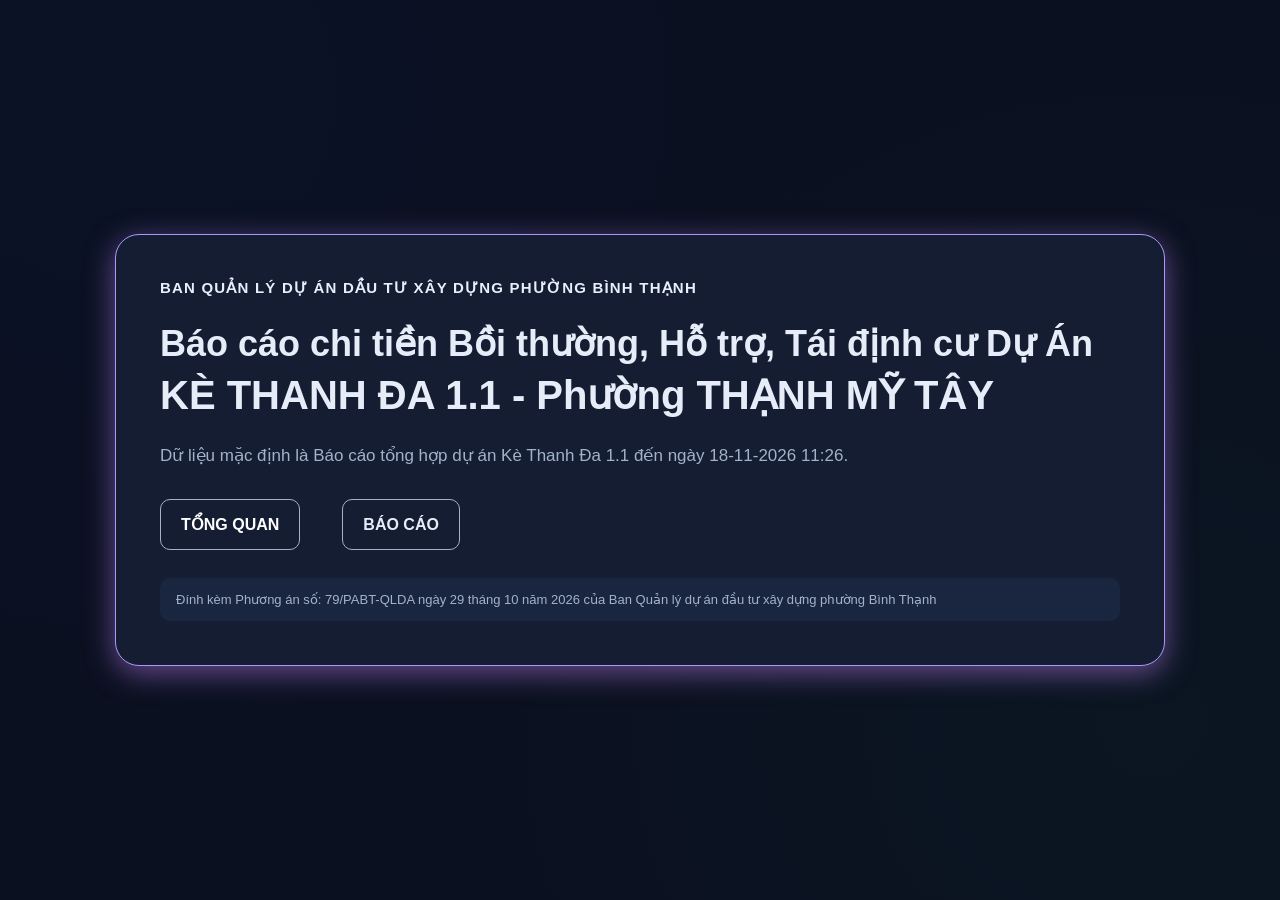
<file: index.html>
<!doctype html>
<html lang="vi">
  <head>
    <meta charset="utf-8" />
    <meta name="viewport" content="width=device-width, initial-scale=1.0">
    <meta name="description"
      content="Theo dõi giải ngân bồi thường, hỗ trợ và tái định cư Dự án Kè Thanh Đa 1.1"
    />
    <title>Dự án Kè Thanh Đa 1.1</title>
    <link rel="stylesheet" href="css/style.css" />
    <link rel="stylesheet" href="css/landing.css" />
  </head>

  <body data-page="landing">
    <div class="landing">
        <div class="landing-card">
            <div class="eyebrow">BAN QUẢN LÝ DỰ ÁN DẦU TƯ XÂY DỰNG PHƯỜNG BÌNH THẠNH</div>
            <h1>Báo cáo chi tiền Bồi thường, Hỗ trợ, Tái định cư Dự Án <br><b>KÈ THANH ĐA 1.1 - Phường THẠNH MỸ TÂY</b></h1>
            <p>Dữ liệu mặc định là Báo cáo tổng hợp dự án Kè Thanh Đa 1.1 đến ngày <span id="baocao">18-11-2026 11:26</span>.</p>
            <div class="landing-actions">
                <a class="btn btn-primary" href="./pages/tong-quan.html">TỔNG QUAN</a>
                <a class="btn du-an" href="./pages/bao-cao.html">BÁO CÁO</a>
            </div>
            <div class="hint">
                Đính kèm Phương án số: 79/PABT-QLDA  ngày 29 tháng 10 năm 2026 của Ban Quản lý dự án đầu tư xây dựng phường Bình Thạnh
            </div>
        </div>
    </div>

    <script src="assets/vendor/xlsx.full.min.js"></script>
    <script src="js/data.js"></script>
    <script src="js/app.js"></script>
  </body>
</html>
</file>
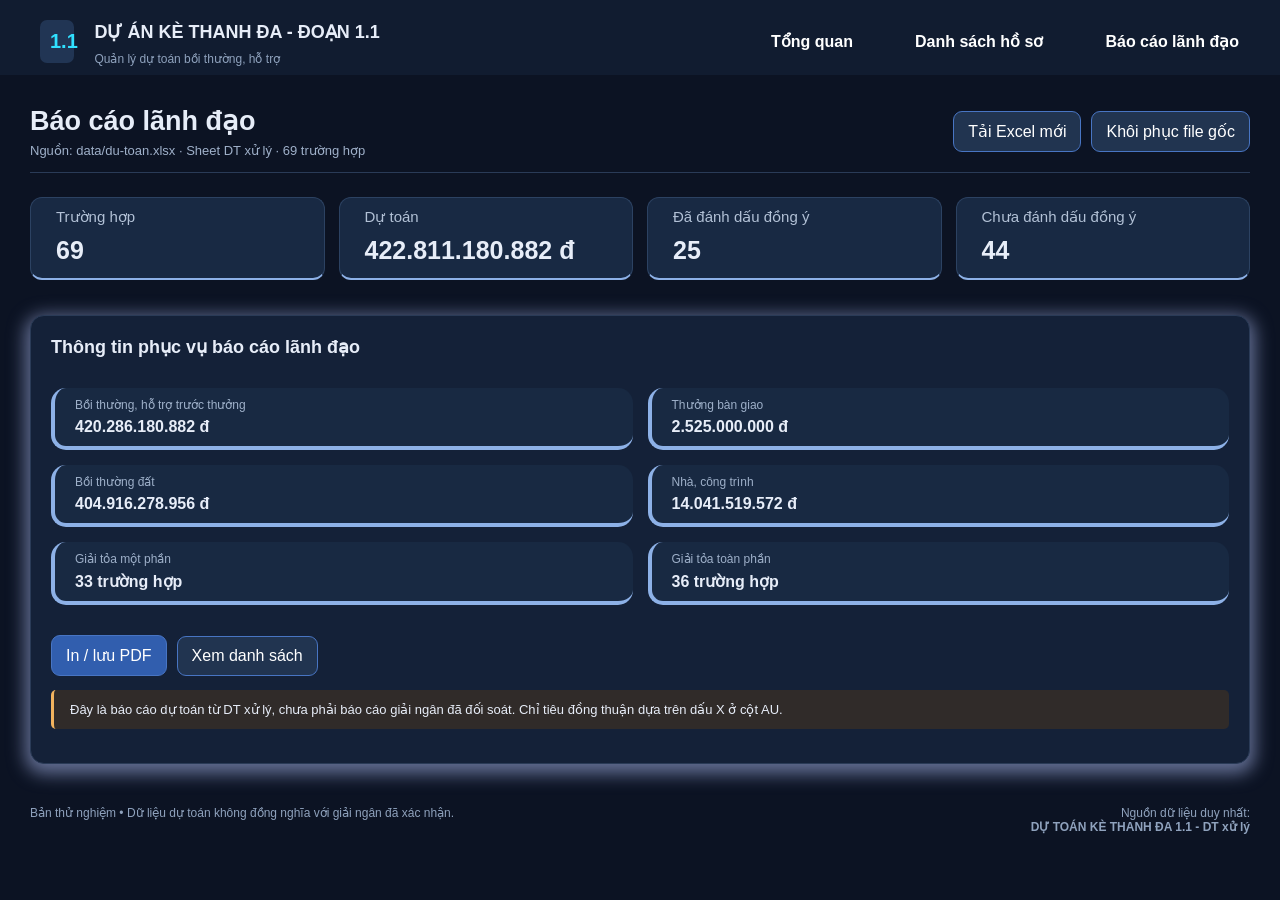
<file: pages/bao-cao.html>
<!doctype html>
<html lang="vi">
  <head>
    <meta charset="utf-8" />
    <meta name="viewport" content="width=device-width,initial-scale=1" />
    <title>Báo cáo | Kè Thanh Đa 1.1</title>
    <link rel="stylesheet" href="../css/style.css" />
  </head>
  <body data-view="report" data-root="../">
    <div class="side">
      <div class="logo" style="flex-grow: 0.2">1.1</div>
      <div class="brand" style="flex-grow: 1; margin-left: 20px">
        DỰ ÁN KÈ THANH ĐA - ĐOẠN 1.1
        <small>Quản lý dự toán bồi thường, hỗ trợ</small>
      </div>
      <div class="item" style="flex-grow: 4">
        <ul>
          <li><a href="../pages/tong-quan.html">Tổng quan</a></li>
          <li><a href="../pages/danh-sach.html">Danh sách hồ sơ</a></li>
          <li><a href="../pages/bao-cao.html">Báo cáo lãnh đạo</a></li>
        </ul>
      </div>      
    </div>
    
    <main class="main">
      <header class="top">
        <div>
          <h1>Báo cáo lãnh đạo</h1>
          <div class="muted" id="source">Đang tải dữ liệu…</div>
        </div>
        <div class="actions">
          <label class="btn secondary" for="file">Tải Excel mới</label
          ><input
            class="file"
            id="file"
            type="file"
            accept=".xlsx,.xls"
            style="display: none"
          /><button id="reset" class="btn secondary" type="button">
            Khôi phục file gốc
          </button>
        </div>
      </header>

      <div id="content"></div>

      <div class="footer">
        <p style="flex-grow: 5">Bản thử nghiệm • Dữ liệu dự toán không đồng nghĩa với giải ngân đã xác nhận.</p>
        <p style="flex-grow: 5">Nguồn dữ liệu duy nhất:<br /><b>DỰ TOÁN KÈ THANH ĐA 1.1 - DT xử lý</b></p>
      </div>
    </main>
    <script src="../assets/vendor/xlsx.full.min.js"></script>
    <script src="../js/data.js"></script>
    <script src="../js/app.js"></script>
  </body>
</html>
</file>
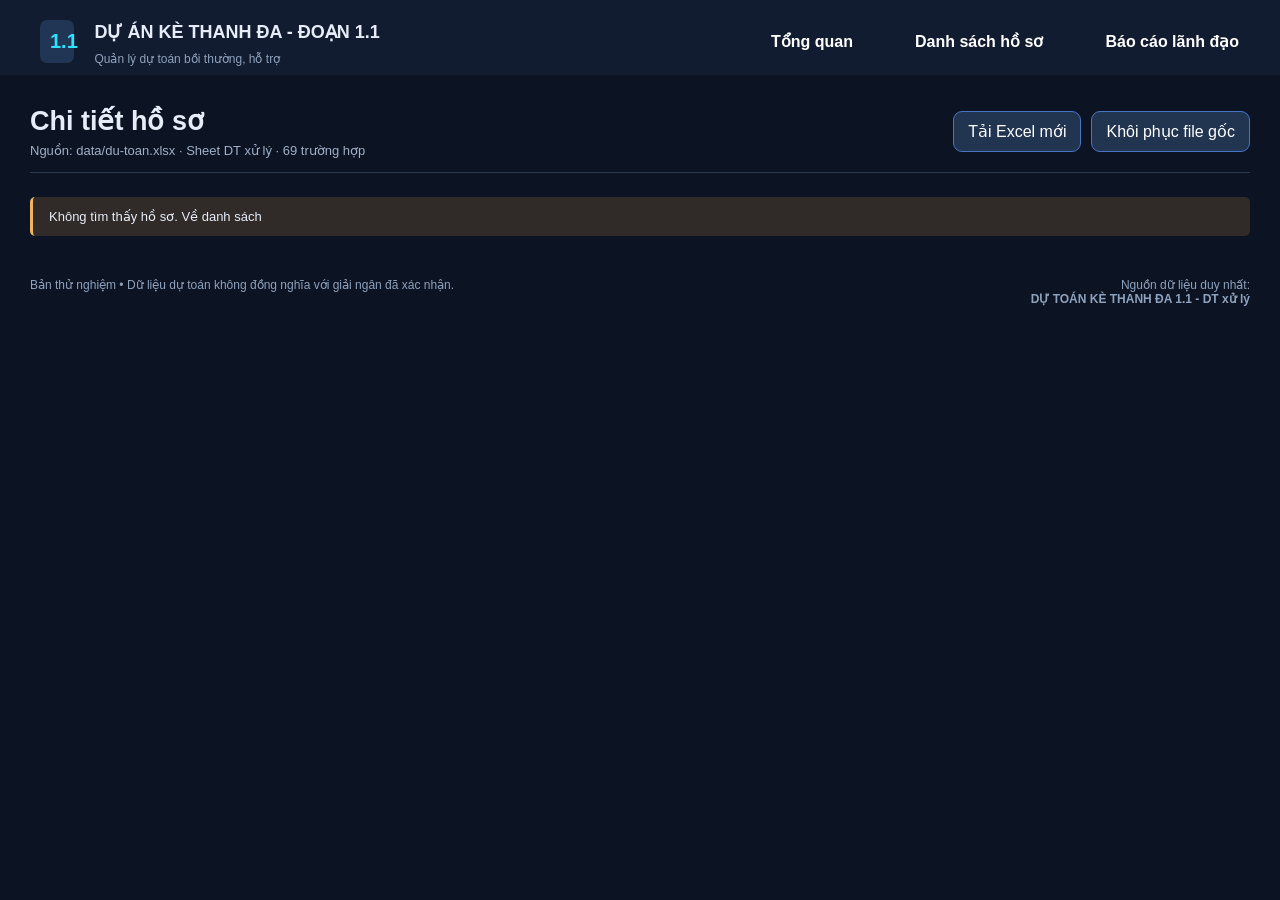
<file: pages/chi-tiet.html>
<!doctype html>
<html lang="vi">
  <head>
    <meta charset="utf-8" />
    <meta name="viewport" content="width=device-width,initial-scale=1" />
    <title>Chi tiết hồ sơ | Kè Thanh Đa 1.1</title>
    <link rel="stylesheet" href="../css/style.css" />
  </head>
  <body data-view="detail" data-root="../">
    <div class="side">
      <div class="logo" style="flex-grow: 0.2">1.1</div>
      <div class="brand" style="flex-grow: 1; margin-left: 20px">
        DỰ ÁN KÈ THANH ĐA - ĐOẠN 1.1
        <small>Quản lý dự toán bồi thường, hỗ trợ</small>
      </div>
      <div class="item" style="flex-grow: 4">
        <ul>
          <li><a href="../pages/tong-quan.html">Tổng quan</a></li>
          <li><a href="../pages/danh-sach.html">Danh sách hồ sơ</a></li>
          <li><a href="../pages/bao-cao.html">Báo cáo lãnh đạo</a></li>
        </ul>
      </div>      
    </div>
      
      <main class="main">
        <header class="top">
          <div>
            <h1>Chi tiết hồ sơ</h1>
            <div class="muted" id="source">Đang tải dữ liệu…</div>
          </div>
          <div class="actions">
            <label class="btn secondary" for="file">Tải Excel mới</label
            ><input
              class="file"
              id="file"
              type="file"
              accept=".xlsx,.xls"
              style="display: none"
            /><button id="reset" class="btn secondary" type="button">
              Khôi phục file gốc
            </button>
        </header>
        <div id="content"></div>
        
      <div class="footer">
        <p style="flex-grow: 5">Bản thử nghiệm • Dữ liệu dự toán không đồng nghĩa với giải ngân đã xác nhận.</p>
        <p style="flex-grow: 5">Nguồn dữ liệu duy nhất:<br /><b>DỰ TOÁN KÈ THANH ĐA 1.1 - DT xử lý</b></p>
      </div>
      </main>
    </div>
    <script src="../assets/vendor/xlsx.full.min.js"></script>
    <script src="../js/data.js"></script>
    <script src="../js/app.js"></script>
  </body>
</html>
</file>
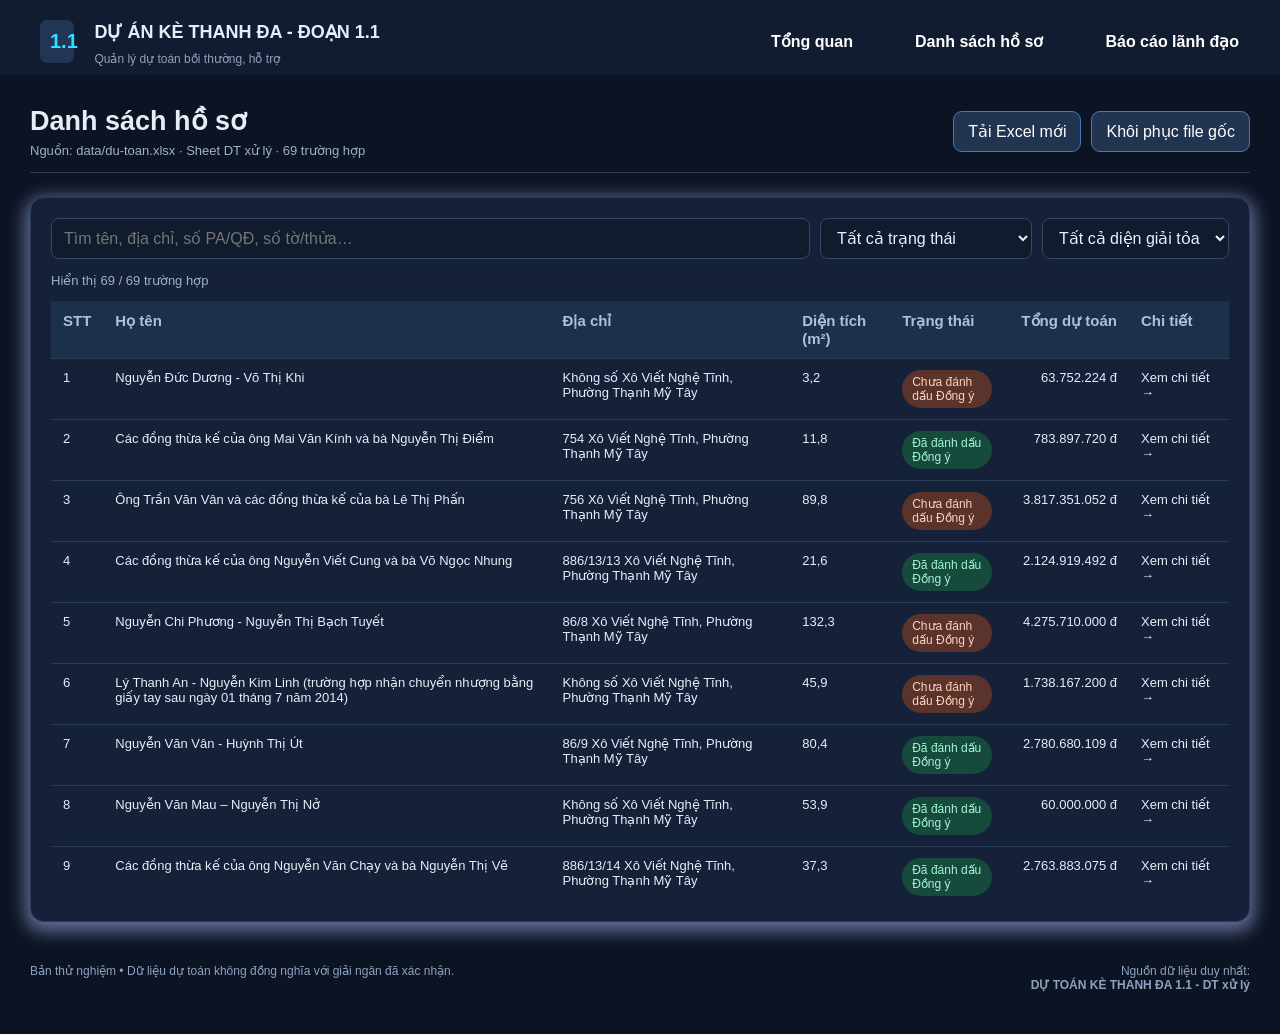
<file: pages/danh-sach.html>
<!doctype html>
<html lang="vi">
  <head>
    <meta charset="utf-8" />
    <meta name="viewport" content="width=device-width,initial-scale=1" />
    <title>Danh sách hồ sơ | Kè Thanh Đa 1.1</title>
    <link rel="stylesheet" href="../css/style.css" />
  </head>
  <body data-view="list" data-root="../">
    <div class="side">
      <div class="logo" style="flex-grow: 0.2">1.1</div>
      <div class="brand" style="flex-grow: 1; margin-left: 20px">
        DỰ ÁN KÈ THANH ĐA - ĐOẠN 1.1
        <small>Quản lý dự toán bồi thường, hỗ trợ</small>
      </div>
      <div class="item" style="flex-grow: 4">
        <ul>
          <li><a href="../pages/tong-quan.html">Tổng quan</a></li>
          <li><a href="../pages/danh-sach.html">Danh sách hồ sơ</a></li>
          <li><a href="../pages/bao-cao.html">Báo cáo lãnh đạo</a></li>
        </ul>
      </div>      
    </div>
      <main class="main">
        <header class="top">
          <div>
            <h1>Danh sách hồ sơ</h1>
            <div class="muted" id="source">Đang tải dữ liệu…</div>
          </div>
          <div class="actions">
            <label class="btn secondary" for="file">Tải Excel mới</label
            ><input
              class="file"
              id="file"
              type="file"
              accept=".xlsx,.xls"
              style="display: none"
            /><button id="reset" class="btn secondary" type="button">
              Khôi phục file gốc
            </button>
        </header>
        <div id="content"></div>
        
      <div class="footer">
        <p style="flex-grow: 5">Bản thử nghiệm • Dữ liệu dự toán không đồng nghĩa với giải ngân đã xác nhận.</p>
        <p style="flex-grow: 5">Nguồn dữ liệu duy nhất:<br /><b>DỰ TOÁN KÈ THANH ĐA 1.1 - DT xử lý</b></p>
      </div>
      </main>
    </div>
    <script src="../assets/vendor/xlsx.full.min.js"></script>
    <script src="../js/data.js"></script>
    <script src="../js/app.js"></script>
  </body>
</html>
</file>
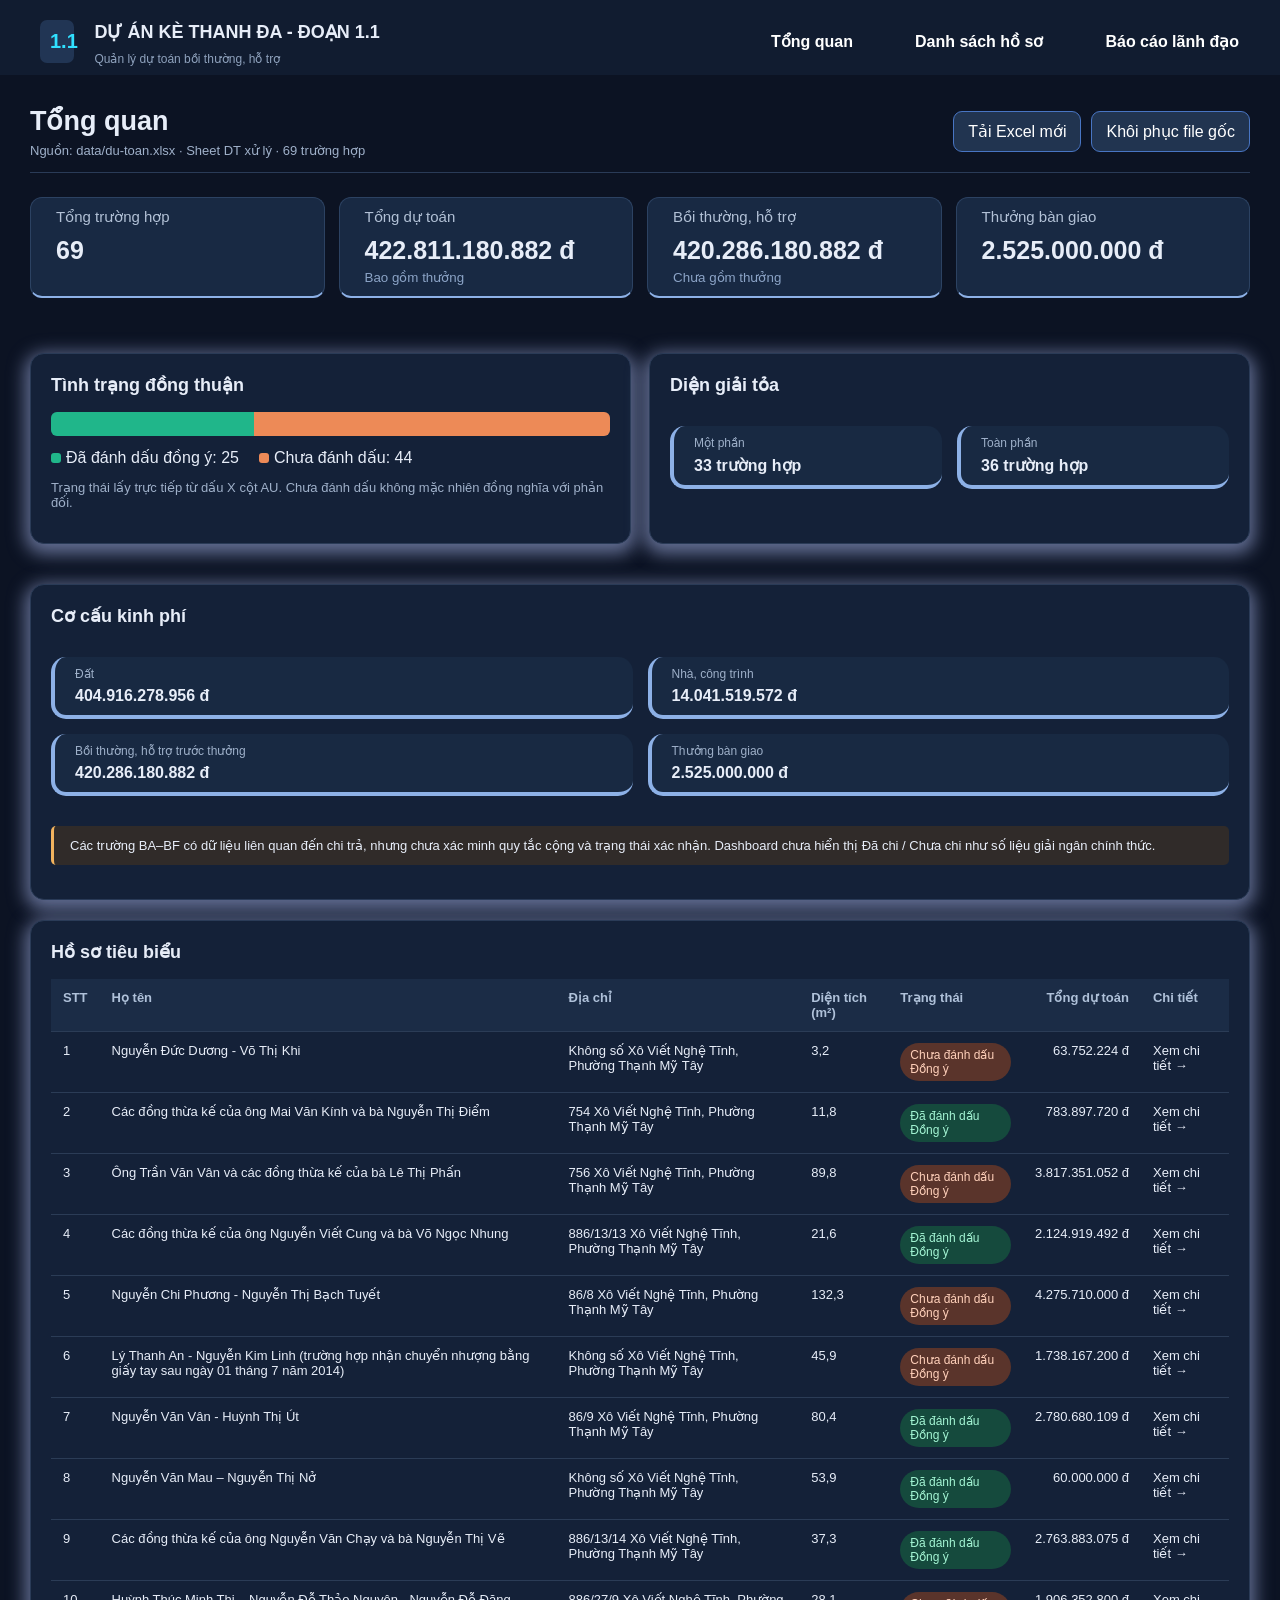
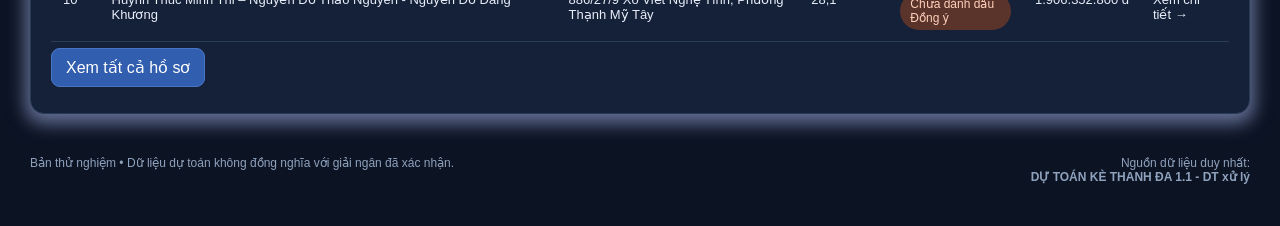
<file: pages/tong-quan.html>
<!doctype html>
<html lang="vi">
  <head>
    <meta charset="utf-8" />
    <meta name="viewport" content="width=device-width,initial-scale=1" />
    <title>Tổng quan | Kè Thanh Đa 1.1</title>
    <link rel="stylesheet" href="../css/style.css"/>
  </head>
  <body data-view="overview" data-root="../">
    <div class="side">
      <a class="logo" style="flex-grow: 0.2" href="../index.html"> 1.1 </a>
      <div class="brand" style="flex-grow: 1; margin-left: 20px">
        DỰ ÁN KÈ THANH ĐA - ĐOẠN 1.1
        <small>Quản lý dự toán bồi thường, hỗ trợ</small>
      </div>
      <div class="item" style="flex-grow: 4">
        <ul>
          <li><a href="../pages/tong-quan.html">Tổng quan</a></li>
          <li><a href="../pages/danh-sach.html">Danh sách hồ sơ</a></li>
          <li><a href="../pages/bao-cao.html">Báo cáo lãnh đạo</a></li>
        </ul>
      </div>      
    </div>      
      <main class="main">
        <header class="top">
          <div>
            <h1>Tổng quan</h1>
            <div class="muted" id="source">Đang tải dữ liệu…</div>
          </div>
          <div class="actions">
            <label class="btn secondary" for="file">Tải Excel mới</label
            ><input
              class="file"
              id="file"
              type="file"
              accept=".xlsx,.xls"
              style="display: none"
            /><button id="reset" class="btn secondary" type="button">
              Khôi phục file gốc
            </button>
        </header>
        <div id="content"></div>
        <div class="footer">
          <p style="flex-grow: 5">Bản thử nghiệm • Dữ liệu dự toán không đồng nghĩa với giải ngân đã xác nhận.</p>
          <p style="flex-grow: 5">Nguồn dữ liệu duy nhất:<br /><b>DỰ TOÁN KÈ THANH ĐA 1.1 - DT xử lý</b></p>
        </div>
      </main>
    </div>
    <script src="../assets/vendor/xlsx.full.min.js"></script>
    <script src="../js/data.js"></script>
    <script src="../js/app.js"></script>
  </body>
</html>
</file>
<file: css/style.css>
:root {
  font-family: Inter, "Segoe UI", Arial, sans-serif;
  color: #e7edf8;
  background: #0c1323;
}
* {
  box-sizing: border-box;
}
body {
  margin: 0;
}
a {
  color: inherit;
  text-decoration: none;
}
button,
input,
select {
  font: inherit;
}
button {
  cursor: pointer;
}
/*.shell {
  display: grid;
  grid-template-columns: 245px 1fr;
  min-height: 100vh;
}*/
.side {
  position: sticky;
  top: 0;
  background: #111c30;
  padding: 20px 10px 7px 15px;
  display: flex;
}
.brand {
  font-weight: 700;
  font-size: 18px;
  line-height: 1.4;
  /*border: 1px solid #2a3b57;*/
}
.brand small {
  display: block;
  color: #8fa2bd;
  font-weight: 400;
  font-size: 12px;
  margin-top: 6px;
}
.logo {
  text-align: center;
  width: 20px;
  height: fit-content;
  padding: 10px;
  margin-left: 25px;
  font-size: 20px;
  font-weight: 700;
  background: #213554;
  border-radius: 7px;
  color: #30e0ff;
}
ul {
  display: flex;
  justify-content: flex-end;
  align-items: center;
  list-style: none;
  margin: 0;
  padding: 0;
  overflow: hidden;
}

ul li {
  float: none;
  margin: 0 15px 5px;
  font-weight: 600;
}

ul li a {
  display: block;
  color: white;
  text-align: center;
  padding: 12px 16px;
  text-decoration: none;
}

ul li a:hover {
  background: #213554;
  color: #30e0ff;
  border-radius: 9px;
  border: 1px solid #2f4d81;
}

.main {
  padding: 30px;
  max-width: 1300px;
  width: 100%;
  margin: auto;
}
.top {
  display: flex;
  justify-content: space-between;
  gap: 18px;
  align-items: center;
  margin-bottom: 24px;
  padding-bottom: 14px;
  flex-wrap: wrap;
  border-bottom: 1px solid #2a3b57;
}
h1 {
  font-size: 27px;
  margin: 0 0 6px;
}
h2 {
  font-size: 18px;
  margin: 0 0 16px;
}
.muted {
  color: #9fb0c9;
  font-size: 13px;
}
.panel {
  background: #142138;
  border: 1px solid #2a3b57;
  border-radius: 14px;
  padding: 20px;
  margin: 20px 0;
  box-shadow: rgba(184, 200, 255, 0.5) 0px 5px 17px 5px;
}
.cards {
  display: grid;
  grid-template-columns: repeat(4, minmax(0, 1fr));
  gap: 14px;
  margin-bottom: 35px;
}
.kpi {
  background: #182943;
  border: 1px solid #2c4262;
  border-radius: 12px;
  padding: 10px 25px;
  border-bottom: 2px solid #8db1e7;
}
.kpi strong {
  display: block;
  font-size: 25px;
  margin: 10px 0 3px;
  overflow-wrap: anywhere;
}
.kpi span {
  font-size: 15px;
  color: #b2c1d6;
}
.kpi small {
  color: #8ca4c7;
}
.cols {
  display: grid;
  grid-template-columns: 1fr 1fr;
  gap: 18px;
  margin-top: 20px;
}
.bar {
  display: flex;
  height: 24px;
  overflow: hidden;
  border-radius: 6px;
  background: #24364d;
}
.bar .yes {
  background: #20b68a;
}
.bar .no {
  background: #ed8a57;
}
.legend {
  display: flex;
  gap: 20px;
  margin-top: 12px;
  flex-wrap: wrap;
}
.dot {
  display: inline-block;
  width: 10px;
  height: 10px;
  border-radius: 3px;
  margin-right: 5px;
}
.yesdot {
  background: #20b68a;
}
.nodot {
  background: #ed8a57;
}
.actions {
  display: flex;
  gap: 10px;
  flex-wrap: wrap;
  align-items: center;
}
.btn {
  background: #315eae;
  border: 1px solid #4875c3;
  border-radius: 9px;
  padding: 10px 14px;
  color: white;
}
.btn.secondary {
  background: #213450;
}
.file {
  max-width: 240px;
  font-size: 12px;
}
/* CHỈ ÁP DỤNG CHO TRANG DANH SÁCH HỒ SƠ */

body[data-view="list"] .table-scroll {
    max-height: calc(100vh - 300px);
    overflow-y: auto;
    overflow-x: auto;
    width: 100%;
}

body[data-view="list"] .table-scroll thead th {
    position: sticky;
    font-size: 15px;
    top: 0;
    z-index: 2;
    background: #1c304c;
}

body[data-view="list"] .table-scroll tbody tr:hover {
    background: #213552;
}

body[data-view="list"] .table-scroll tbody td:nth-child(4) { width: 100px; }
body[data-view="list"] .table-scroll tbody td:last-child { width: 100px; }

/*======================================*/

.table-scroll {
  overflow: auto;
}
table {
  width: 100%;
  border-collapse: collapse;
  font-size: 13px;
  min-width: 850px;
}
th,
td {
  padding: 11px 12px;
  text-align: left;
  border-bottom: 1px solid #2b3c56;
  vertical-align: top;
}
th {
  color: #afc1d9;
  background: #1b2c46;
  position: sticky;
  top: 0;
}

tbody tr:hover {
  background: #213552;
}
.right {
  text-align: right;
  white-space: nowrap;
}
.tag {
  display: inline-block;
  border-radius: 20px;
  padding: 5px 10px;
  background: #35445c;
  color: #dbe7fa;
  font-size: 12px;
}
.tag#ok {
  background: #154a3d;
  color: #a4f5d4;
}
.tag#no {
  background: #5a342b;
  color: #ffd0ba;
}
.filters {
  display: flex;
  gap: 10px;
  flex-wrap: wrap;
  margin-bottom: 14px;
}
input,
select {
  background: #101b2d;
  border: 1px solid #354962;
  color: #e8f1ff;
  border-radius: 8px;
  padding: 10px 12px;
}
input[type="search"] {
  min-width: 280px;
  flex: 1;
}
.details {
  display: grid;
  grid-template-columns: repeat(2, 1fr);
  gap: 15px;
  margin: 30px 0;
}
.field {
  background: #182942;
  padding: 10px 20px;
  border-radius: 15px;
  border-left: 4px solid #8db1e7;
  border-bottom: 4px solid #8db1e7;
}
.field span {
  display: block;
  color: #9eb0c9;
  font-size: 12px;
  margin-bottom: 6px;
}
.field strong {
  overflow-wrap: anywhere;
}
.notice {
  padding: 12px 16px;
  border-left: 3px solid #f2b35e;
  background: #302b29;
  border-radius: 5px;
  font-size: 13px;
  margin: 14px 0;
}
.footer {
  display: flex;
  color: #8fa2bd;
  font-size: 12px;
  margin-top: 30px;
}
.footer p:last-child {
  float: right;
  text-align: right;
}
@media (max-width: 1000px) {
  .shell {
    grid-template-columns: 1fr;
  }
  .side {
    padding: 16px;
  }
  .nav {
    display: flex;
    flex-wrap: wrap;
    gap: 4px;
  }
  .nav a {
    margin: 0;
  }
  .main {
    padding: 18px;
  }
  .cards {
    grid-template-columns: repeat(2, 1fr);
  }
  .cols {
    grid-template-columns: 1fr;
  }
}
@media (max-width: 520px) {
  .cards,
  .details {
    grid-template-columns: 1fr;
  }
}
</file>
<file: css/landing.css>
:root {
  color-scheme:dark;
  --ink:#e8eefb;
  --muted:#a3b2cc;
  --teal:#43e0c0;
  --blue:#a69aff;
  --orange:#ffbd69;
  --line:#2a3651;
  --bg:#0b1020;
  --surface:#141d31;
  --raised:#1a2640;
  --cyan:#67d9ff;
  --shadow: rgba(62, 75, 119, 0.2) 0px 7px 29px 0px;
}

a { color: inherit; text-decoration: none; }
button, .btn { cursor: pointer; }

/* index.html */
.landing {
    min-height: 100vh;
    display: grid;
    place-items: center;
    padding: 24px;
    background:
        radial-gradient(circle at 10% 10%, rgba(9, 29, 73, 0.14), transparent 50%),
        radial-gradient(circle at 90% 80%, rgba(7, 70, 49, 0.1), transparent 50%),
        var(--bg);
}

.landing-card {
    width: min(1050px, 100%);
    background: var(--surface);
    border: 1px solid var(--blue);
    border-radius: 24px;
    padding: 44px;
    box-shadow: rgba(196, 131, 252, 0.5) 0px 7px 29px 0px;
}

.eyebrow {
    color: var(--ink);
    font-size: 15px;
    font-weight: 800;
    letter-spacing: .08em;
    margin-bottom: 25px;
}
.eyebrow:hover {
    box-shadow: rgba(193, 146, 255, 0.5) 0px 7px 29px 0px;
    border-radius: 24px;
    width: fit-content;
}

.landing-card h1 {
    font-size: clamp(15px, 5vw, 36px);
    line-height: 1.2;
}
.landing-card h1:hover {
    color: #bbb1fa;    
}

.landing-card b {
    font-size: 40px;
    line-height: 1.5;
    margin-top: 50px;
}

.landing-card p {
    color: var(--muted);
    line-height: 1.7;
    font-size: 17px;
}

.landing-actions {
    display: flex;
    flex-wrap: wrap;
    gap: 12px;
    margin: 28px 0;
}

.btn {
    display: inline-flex;
    align-items: center;
    justify-content: center;
    gap: 8px;
    min-height: 42px;
    padding: 15px 20px;
    margin-right: 30px;
    border: 1px solid var(--muted);
    border-radius: 10px;
    background: var(--surface);
    color: var(--text);
    font-weight: 700;
}

.btn-primary {
    color: #fff;
}

.btn-primary:hover, .du-an:hover { 
    text-decoration: none; 
    background: var(--raised);
    box-shadow: rgba(174, 184, 218, 0.5) 5px 5px 25px 5px;
}

.hint {
    color: var(--muted);
    font-size: 13px;
    padding: 14px 16px;
    background: var(--raised);
    border-radius: 10px;
}

.btn-back { 
    width: 250px;
    height: 30px;
    font-size: 16px;
    padding: 5px;
 }
.btn-back:hover { box-shadow: rgba(0, 0, 0, 0.35) 0px 5px 15px; }
</file>
